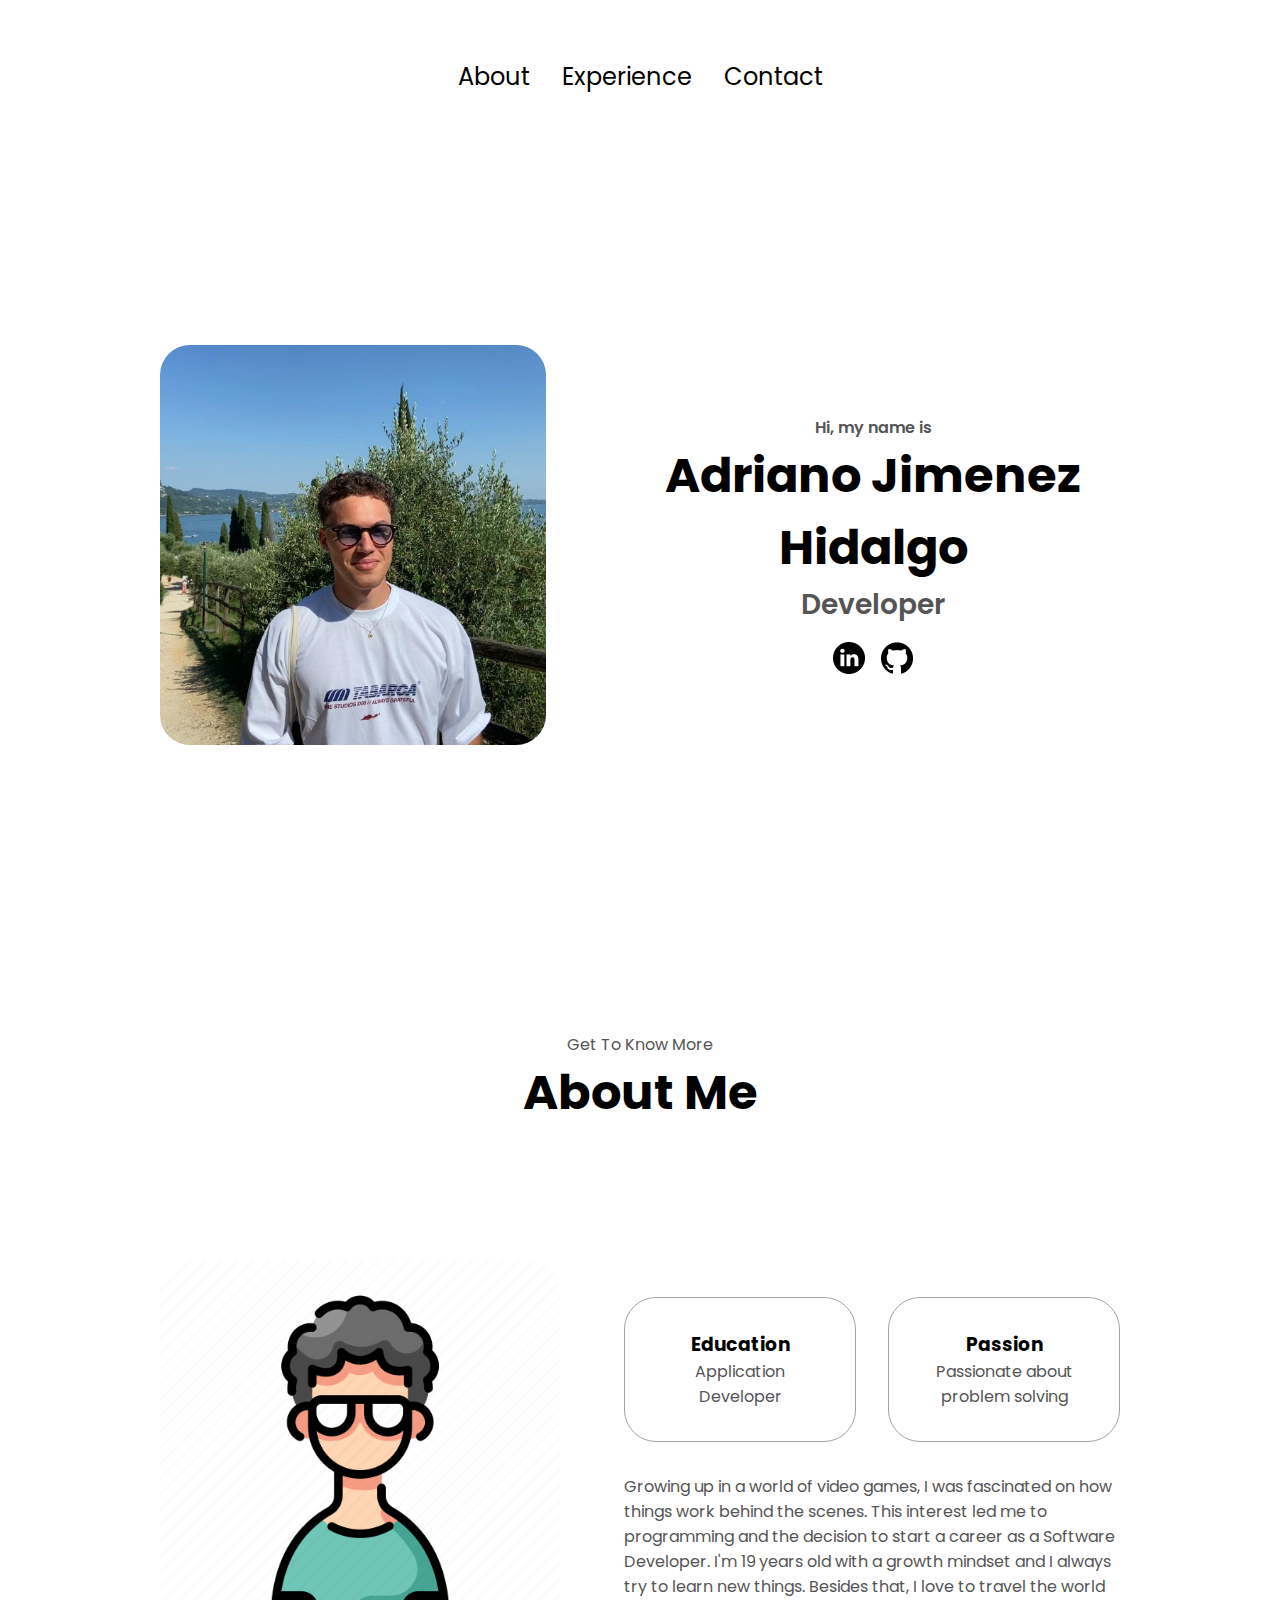
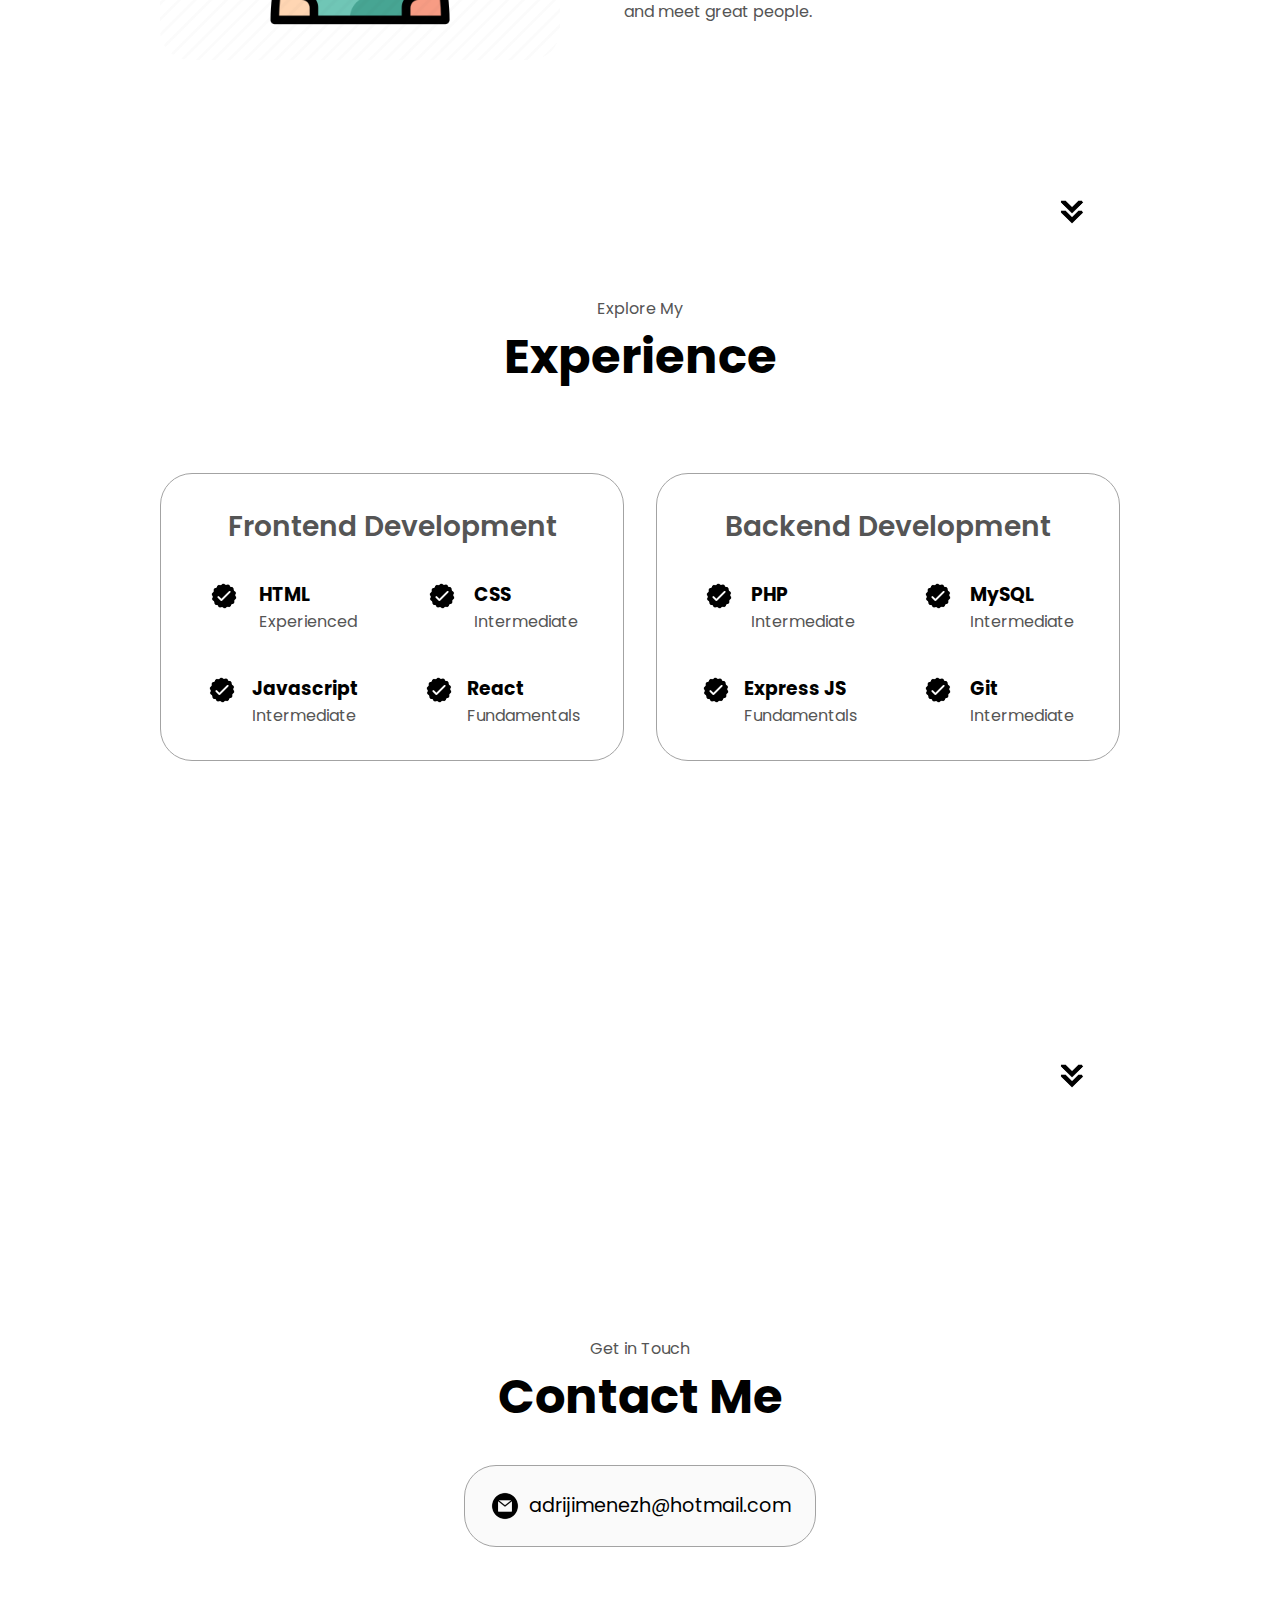
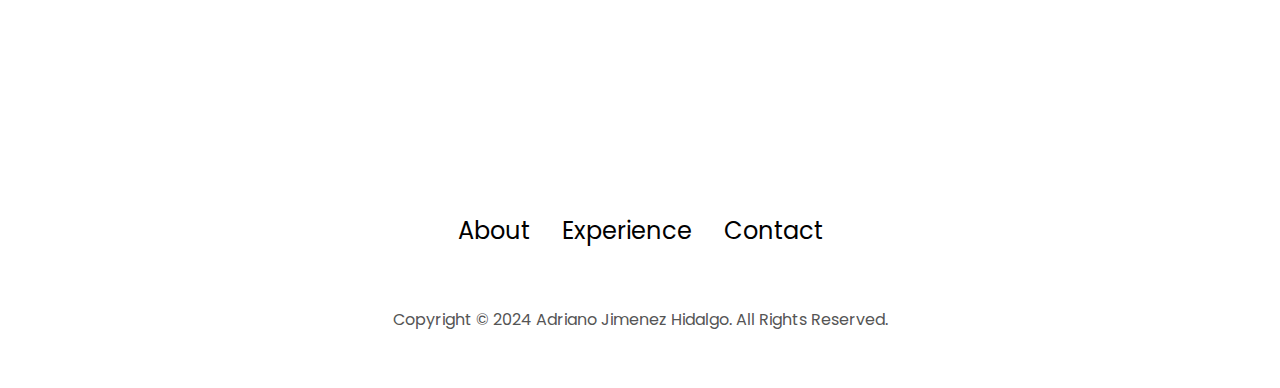
<file: index.html>
<!DOCTYPE html>
<html lang="de">
<head>
    <meta charset="UTF-8">
    <meta name="viewport" content="width=device-width, initial-scale=1.0">
    <meta name="description" content="Adriano Jimenez Hidalgo - Software Developer and Web Developer focused on modern, minimalistic solutions. Check out my portfolio for contact information, experience and more.">
    <meta name="keywords" content="software development, web development, design, Adriano Jimenez Hidalgo, portfolio">
    <meta name="author" content="Adriano Jimenez Hidalgo">
    <title>Adriano Jimenez Hidalgo</title>
    <link rel="icon" href="assets/favicon.ico" type="image/x-icon">
    <link rel="stylesheet" href="style.css">
    <link rel="stylesheet" href="mediaqueries.css">
</head>
<body>
    <nav id="desktop-nav">
        <div>
            <ul class="nav-links">
                <li><a href="#about">About</a></li>
                <li><a href="#experience">Experience</a></li>
                <li><a href="#contact">Contact</a></li>
            </ul>
        </div>
    </nav>
    <nav id="hamburger-nav">
        <div class="logo">Adriano</div>
        <div class="hamburger-menu">
            <div class="hamburger-icon" onclick="toggleMenu()">
                <span></span>
                <span></span>
                <span></span>
            </div>
            <div class="menu-links">
                <li><a href="#about" onclick="toggleMenu()">About</a></li>
                <li><a href="#experience" onclick="toggleMenu()">Experience</a></li>
                <li><a href="#contact" onclick="toggleMenu()">Contact</a></li>
            </div>
        </div>
    </nav>
    <section id="profile">
        <div class="section__pic-container">
            <img src="./assets/profile-pic.JPG" alt="Adriano Jimenez Hidalgo profile picture">
        </div>
        <div class="section__text">
            <p class="section__text__p1">Hi, my name is</p>
            <h1 class="title">Adriano Jimenez Hidalgo</h1>
            <p class="section__text__p2">Developer</p>
            <div id="socials-container">
                <img src="./assets/linkedin.png" alt="LinkedIn profile" class="icon" onclick="location.href='https://www.linkedin.com/in/adriano-jimenez-hidalgo'">
                <img src="./assets/github.png" alt="Github profile" class="icon" onclick="location.href='https://github.com/adriianoo'">
            </div>
        </div>
    </section>
    <section id="about">
        <p class="section__text__p1">Get To Know More</p>
        <h1 class="title">About Me</h1>
        <div class="section-container">
            <div class="section__pic-container">
                <img src="./assets/about-pic.png" alt="Animated profile picture" class="about-pic">
            </div>
            <div class="about-details-container">
                <div class="about-containers">
                    <div class="details-container">
                        <!--<img src="./assets/education.png" alt="Education icon" class="icon">-->
                        <h3>Education</h3>
                        <p>Application Developer</p>
                    </div>
                    <div class="details-container">
                        <!--<img src="./assets/experience.png" alt="experience icon" class="icon">-->
                        <h3>Passion</h3>
                        <p>Passionate about problem solving</p>
                    </div>
                </div>
                <div class="text-container">
                    <p>Growing up in a world of video games, I was fascinated on how things work behind the scenes. This interest led me to programming and the decision to start a career as a Software Developer. I'm 19 years old with a growth mindset and I always try to learn new things. Besides that, I love to travel the world and meet great people.</p>
                </div>
            </div>
        </div>
        <img src="./assets/arrow.png" alt="Arrow icon" class="icon arrow" onclick="location.href='./#experience'">
    </section>
    <section id="experience">
        <p class="section__text__p1">Explore My</p>
        <h1 class="title">Experience</h1>
        <div class="experience-details-container">
            <div class="about-containers">
                <div class="details-container">
                    <h2 class="experience-sub-title">Frontend Development</h2>
                    <div class="article-container">
                        <article>
                            <img src="./assets/checkmark.png" alt="Experience icon" class="icon">
                            <div>
                                <h3>HTML</h3>
                                <p>Experienced</p>
                            </div>
                        </article>
                        <article>
                            <img src="./assets/checkmark.png" alt="Experience icon" class="icon">
                            <div>
                                <h3>CSS</h3>
                                <p>Intermediate</p>
                            </div>
                        </article>
                        <article>
                            <img src="./assets/checkmark.png" alt="Experience icon" class="icon">
                            <div>
                                <h3>Javascript</h3>
                                <p>Intermediate</p>
                            </div>
                        </article>
                        <article>
                            <img src="./assets/checkmark.png" alt="Experience icon" class="icon">
                            <div>
                                <h3>React</h3>
                                <p>Fundamentals</p>
                            </div>
                        </article>
                    </div>
                </div>
                <div class="details-container">
                    <h2 class="experience-sub-title">Backend Development</h2>
                    <div class="article-container">
                        <article>
                            <img src="./assets/checkmark.png" alt="Experience icon" class="icon">
                            <div>
                                <h3>PHP</h3>
                                <p>Intermediate</p>
                            </div>
                        </article>
                        <article>
                            <img src="./assets/checkmark.png" alt="Experience icon" class="icon">
                            <div>
                                <h3>MySQL</h3>
                                <p>Intermediate</p>
                            </div>
                        </article>
                        <article>
                            <img src="./assets/checkmark.png" alt="Experience icon" class="icon">
                            <div>
                                <h3>Express JS</h3>
                                <p>Fundamentals</p>
                            </div>
                        </article>
                        <article>
                            <img src="./assets/checkmark.png" alt="Experience icon" class="icon">
                            <div>
                                <h3>Git</h3>
                                <p>Intermediate</p>
                            </div>
                        </article>
                    </div>
                </div>
            </div>
        </div>
        <img src="./assets/arrow.png" alt="Arrow icon" class="icon arrow" onclick="location.href='./#contact'">
    </section>
    <section id="contact">
        <p class="section__text__p1">Get in Touch</p>
        <h1 class="title">Contact Me</h1>
        <div class="contact-info-upper-container">
            <div class="contact-info-container">
                <img src="./assets/email.png" alt="Email icon" class="icon contact-icon">
                <p><a href="mailto:adrijimenezh@hotmail.com">adrijimenezh@hotmail.com</a></p>
            </div>
        </div>
    </section>
    <footer>
        <nav>
            <div class="nav-links-container">
                <ul class="nav-links">
                    <li><a href="#about">About</a></li>
                    <li><a href="#experience">Experience</a></li>
                    <li><a href="#contact">Contact</a></li>
                </ul>
            </div>
        </nav>
        <p>Copyright &#169; 2024 Adriano Jimenez Hidalgo. All Rights Reserved.</p>
    </footer>
    <script src="script.js"></script>
</body>
</html>
</file>
<file: style.css>
@import url('https://fonts.googleapis.com/css2?family=Poppins:wght@300;400;500;600&display=swap');
@import url('https://fonts.googleapis.com/css2?family=Allison&family=Poppins:wght@300;400;500;600&display=swap');

* {
    margin: 0;
    padding: 0; 
}

body {
    font-family: "Poppins", sans-serif;
}

html {
    scroll-behavior: smooth;
}

p {
    color: rgb(85, 85, 85);
}

/* DESKTOP NAV */

nav, .nav-links {
    display: flex;
}

nav {
    justify-content: space-around;
    align-items: center;
    height: 17vh;
}

.nav-links {
    gap: 2rem;
    list-style: none;
    font-size: 1.5rem;
}

a {
    color: black;
    text-decoration: none;
    text-decoration-color: white;
    transition: all 300ms ease;
}

a:hover {
    color: #0092ca;
    text-decoration: underline;
    text-underline-offset: 1rem;
    text-decoration-color: #0092ca;
}

.logo {
    font-size: 2rem;
}

.logo:hover {
    cursor: default;
}

/* HAMBURGER MENU */
#hamburger-nav {
    display: none;
}

.hamburger-menu {
    position: relative;
    display: inline-block;
}

.hamburger-icon {
    display: flex;
    flex-direction: column;
    justify-content: space-between;
    height: 24px;
    width: 30px;
    cursor: pointer;
}

.hamburger-icon span {
    width: 100%;
    height: 2px;
    background-color: black;
    transition: all 0.3 ease-in-out;
}

.menu-links {
    position: absolute;
    top: 100%;
    right: 0%;
    background-color: white;
    width: fit-content;
    max-height: 0;
    overflow: hidden;
    transition: all 0.3 ease-in-out;
}

.menu-links a {
    display: block;
    padding: 10px;
    text-align: center;
    font-size: 1.5rem;
    color: black;
    text-decoration: none;
    transition: all 0.3 ease-in-out;
}

.menu-links li {
    list-style: none;
}

.menu-links.open {
    max-height: 300px;
}

.hamburger-icon.open span:first-child {
    transform: rotate(45deg) translate(10px, 5px);
}

.hamburger-icon.open span:nth-child(2) {
    opacity: 0;
}

.hamburger-icon.open span:last-child {
    transform: rotate(-45deg) translate(10px, -5px);
}

.hamburger-icon span:first-child {
    transform: none;
}

.hamburger-icon span:first-child {
    opacity: 1;
}

.hamburger-icon span:first-child {
    transform: none;
}

/* SECTIONS */
section {
    padding-top: 4vh;
    height: 96vh;
    margin: 0 10rem;
    box-sizing: border-box;
    min-height: fit-content;
}

.section-container {
    display: flex;
}

/* PROFILE SECTION */
#profile {
    display: flex;
    justify-content: center;
    gap: 5rem;
    height: 80vh;
}

.section__pic-container {
    /* BILD */
    display: flex;
    height: 400px;
    width: 400px;
    margin: auto 0;
}

.section__pic-container img {
    border-radius: 30px;
}

.section__text {
    align-self: center;
    text-align: center;
}

.section__text p {
    font-weight: 600;
}

.section__text__p1 {
    text-align: center;
}

.section__text__p2 {
    font-size: 1.75rem;
    margin-bottom: 1rem;
}

.title {
    font-size: 3rem;
    text-align: center;
}

#socials-container {
    display: flex;
    justify-content: center;
    margin-top: 1rem;
    gap: 1rem;
}

/* ICONS */
.icon {
    cursor: pointer;
    height: 2rem;
}

/* ABOUT SECTION */
#about {
    position: relative;
}

.about-containers {
    gap: 2rem;
    margin-bottom: 2rem;
}

.about-details-container {
    justify-content: center;
    flex-direction: column;
}

.about-containers, 
.about-details-container {
    display: flex;
}

.about-pic {
    border-radius: 2rem;
}

.arrow {
    position: absolute;
    right: 2rem;
    bottom: 2rem;
}

.details-container {
    padding: 2rem;
    flex: 1;
    background: white;
    border-radius: 2rem;
    border: rgb(53, 53, 53) 0.1rem solid;
    border-color: rgb(163, 163, 163);
    text-align: center;
}

.section-container {
    gap: 4rem;
    height: 80%;
}

.section__pic-container {
    height: 400px;
    width: 400px;
    margin: auto 0;
}

/* EXPERIENCE SECTION */

#experience {
    position: relative;
}

.experience-sub-title {
    color: rgb(85, 85, 85);
    font-weight: 600;
    font-size: 1.75rem;
    margin-bottom: 2rem;
}

.experience-details-container {
    display: flex;
    justify-content: center;
    flex-direction: column;
    margin-top: 5rem;
}

.article-container {
    display: flex;
    text-align: initial;
    flex-wrap: wrap;
    flex-direction: row;
    gap: 2.5rem;
    justify-content: space-around;
}

article {
    display: flex;
    width: 10rem;
    justify-content: space-around;
    gap: 0.5rem;
}

article .icon {
    cursor: default;
}

/* CONTACT */

#contact {
    display: flex;
    justify-content: center;
    flex-direction: column;
    height: 70vh;
}

.contact-info-upper-container {
    display: flex;
    justify-content: center;
    border-radius: 2rem;
    border: rgb(53, 53, 53) 0.1rem solid;
    border-color: rgb(163, 163, 163);
    background: rgb(250, 250, 250);
    margin: 2rem auto;
    padding: 0.5rem;
}

.contact-info-container {
    display: flex;
    align-items: center;
    justify-content: center;
    gap: 0.5rem;
    margin: 1rem;
}

.contact-info-container p {
    font-size: larger;
}

.contact-icon {
    cursor: default;
}

/* FOOTER SECTION */
footer {
    height: 26vh;
    margin: 0 1rem;
}

footer p {
    text-align: center;
}
</file>
<file: mediaqueries.css>
@media screen and (max-width: 1400px) {
    #profile {
        height: 83vh;
        margin-bottom: 6rem;
    }
    .about-containers {
        flex-wrap: wrap;
    }
}

@media screen and (max-width: 1200px) {
    #desktop-nav {
        display: none;
    }
    #hamburger-nav {
        display: flex;
    }
    #experience, #experience-details-container {
        margin-top: 8rem;
    }
    #profile, .section-container {
        display: block;
    }
    .arrow {
        display: none;
    }
    section, .section-container {
        height: fit-content;
    }
    section {
        margin: 0 5%;
    }
    .section__pic-container {
        width: 275px;
        height: 275px;
        margin: 0 auto 2rem;
    }
    .about-containers {
        margin-top: 0;
    }
}

@media screen and (max-width: 600px) {

    #profile {
        height: 83vh;
        margin-bottom: 0;
    }
    article {
        font-size: 1rem;
    }
    footer nav {
        height: fit-content;
        margin-bottom: 2rem;
    }
    .about-containers, .contact-info-upper-container {
        flex-wrap: wrap;
    }
    .contact-info-container {
        margin: 0;
    }
    .contact-info-container p, .nav-links li a {
        font-size: 1rem;
    }
    .experience-sub-title {
        font-size: 1.25rem;
    }
    .logo {
        font-size: 1.5rem;
    }
    .nav-links {
        flex-direction: column;
        gap: 0.5rem;
        text-align: center;
    }
    .section__pic-container {
        width: auto;
        height: 46vw;
        justify-content: center;
    }
    .section__text__p2 {
        font-size: 1.25rem;
    }
    .title {
        font-size: 2rem;
    }
    .text-container {
        text-align: justify;
    }
}
</file>
